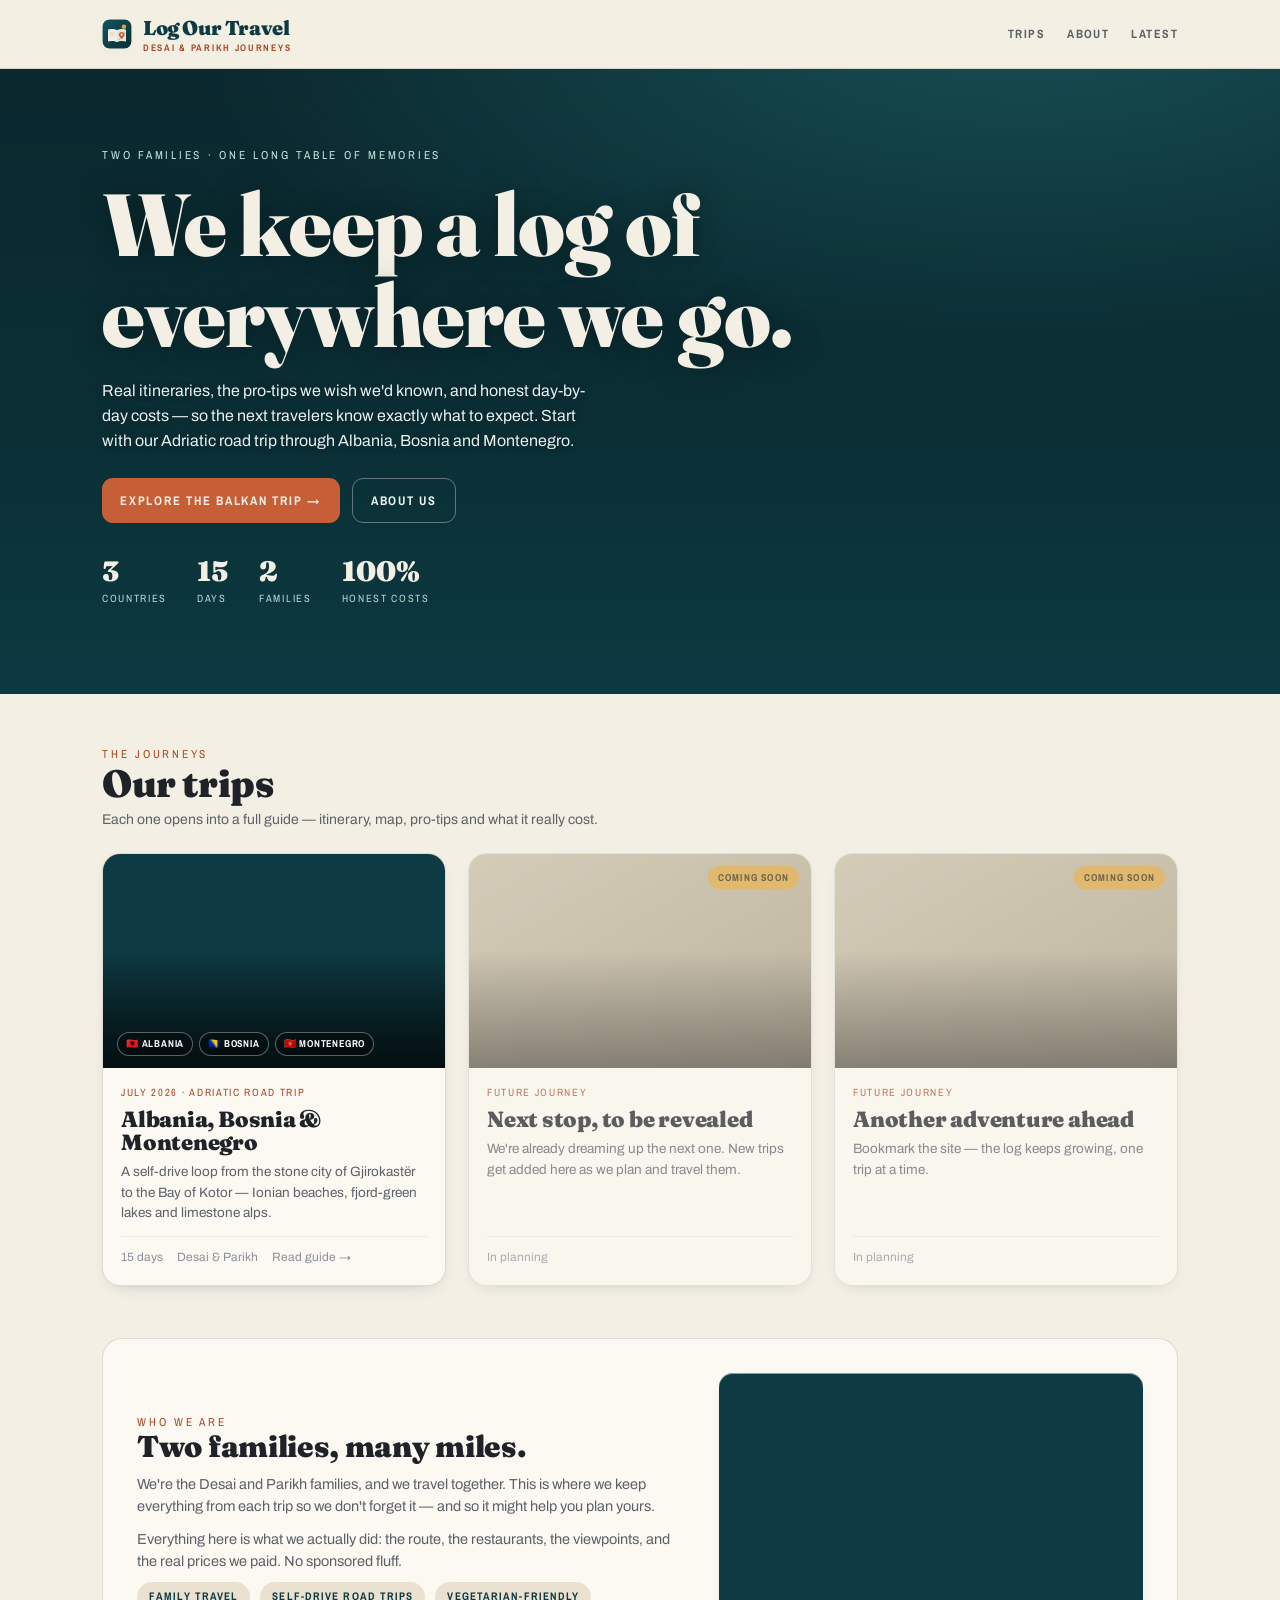
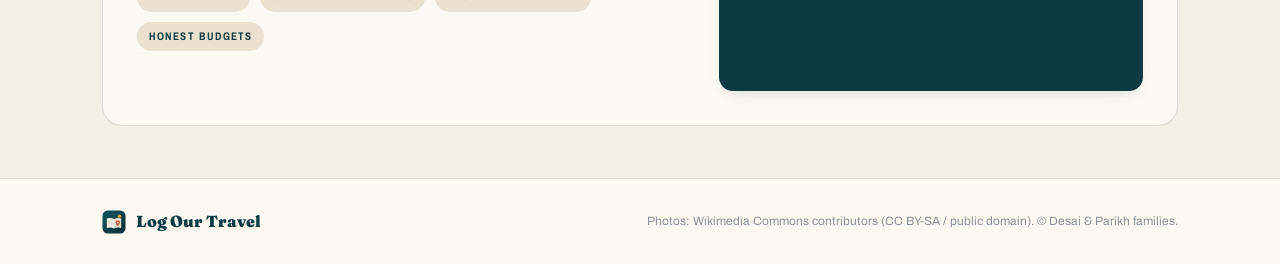
<file: index.html>
<!DOCTYPE html>
<html lang="en">
<head>
<meta charset="utf-8">
<meta name="viewport" content="width=device-width, initial-scale=1, viewport-fit=cover">
<meta name="theme-color" content="#0e3b43">
<title>Log Our Travel — the Desai &amp; Parikh family journeys</title>
<meta name="description" content="A growing repository of the Desai and Parikh families' road trips — real itineraries, honest costs, and one-tap directions to every stop.">
<link rel="preconnect" href="https://fonts.googleapis.com">
<link rel="preconnect" href="https://fonts.gstatic.com" crossorigin>
<link href="https://fonts.googleapis.com/css2?family=Fraunces:opsz,wght@9..144,400;9..144,600;9..144,900&family=Archivo:wght@400;500;600;700&family=Archivo+Narrow:wght@600;700&display=swap" rel="stylesheet">
<link rel="icon" type="image/svg+xml" href="logo.svg">
<link rel="stylesheet" href="site.css">
</head>
<body>

<header class="brandbar">
  <div class="in">
    <a class="brand" href="index.html">
      <img class="mark" src="logo.svg" alt="Log Our Travel logo" width="30" height="30">
      <span>Log Our Travel<small>Desai &amp; Parikh journeys</small></span>
    </a>
    <nav class="navlinks">
      <a href="#trips">Trips</a>
      <a href="#about">About</a>
      <a href="trip-balkans-2026.html">Latest</a>
    </nav>
  </div>
</header>

<section class="hero-home">
  <div class="bg" id="heroBg"></div>
  <div class="veil"></div>
  <div class="in">
    <div class="eyebrow">Two families · One long table of memories</div>
    <h1>We keep a log of everywhere we go.</h1>
    <p>Real itineraries, the pro-tips we wish we'd known, and honest day-by-day costs — so the next travelers know exactly what to expect. Start with our Adriatic road trip through Albania, Bosnia and Montenegro.</p>
    <div class="cta-row">
      <a class="btn terra" href="trip-balkans-2026.html">Explore the Balkan trip →</a>
      <a class="btn ghost" href="#about" style="color:#eaf3f0;border-color:rgba(255,255,255,.35)">About us</a>
    </div>
    <div class="stats">
      <div><b>3</b><span>Countries</span></div>
      <div><b>15</b><span>Days</span></div>
      <div><b>2</b><span>Families</span></div>
      <div><b>100%</b><span>Honest costs</span></div>
    </div>
  </div>
</section>

<main class="wrap">
  <div class="section-head" id="trips">
    <div>
      <div class="eyebrow">The journeys</div>
      <h2>Our trips</h2>
      <p>Each one opens into a full guide — itinerary, map, pro-tips and what it really cost.</p>
    </div>
  </div>

  <div class="trip-grid" id="tripGrid">
    <!-- Live trip -->
    <a class="trip-card" href="trip-balkans-2026.html">
      <div class="ph" id="card-balkans">
        <div class="flags">
          <span class="flag">🇦🇱 Albania</span>
          <span class="flag">🇧🇦 Bosnia</span>
          <span class="flag">🇲🇪 Montenegro</span>
        </div>
      </div>
      <div class="body">
        <div class="kick">July 2026 · Adriatic road trip</div>
        <h3>Albania, Bosnia &amp; Montenegro</h3>
        <div class="desc">A self-drive loop from the stone city of Gjirokastër to the Bay of Kotor — Ionian beaches, fjord-green lakes and limestone alps.</div>
        <div class="meta"><span>15 days</span><span>Desai &amp; Parikh</span><span>Read guide →</span></div>
      </div>
    </a>

    <!-- Placeholder future trips -->
    <div class="trip-card soon">
      <div class="ph"><span class="badge-soon">Coming soon</span></div>
      <div class="body">
        <div class="kick">Future journey</div>
        <h3>Next stop, to be revealed</h3>
        <div class="desc">We're already dreaming up the next one. New trips get added here as we plan and travel them.</div>
        <div class="meta"><span>In planning</span></div>
      </div>
    </div>

    <div class="trip-card soon">
      <div class="ph"><span class="badge-soon">Coming soon</span></div>
      <div class="body">
        <div class="kick">Future journey</div>
        <h3>Another adventure ahead</h3>
        <div class="desc">Bookmark the site — the log keeps growing, one trip at a time.</div>
        <div class="meta"><span>In planning</span></div>
      </div>
    </div>
  </div>

  <section class="about-band" id="about">
    <div>
      <div class="eyebrow">Who we are</div>
      <h2>Two families, many miles.</h2>
      <p>We're the Desai and Parikh families, and we travel together. This is where we keep everything from each trip so we don't forget it — and so it might help you plan yours.</p>
      <p>Everything here is what we actually did: the route, the restaurants, the viewpoints, and the real prices we paid. No sponsored fluff.</p>
      <div class="who">
        <span class="chip">Family travel</span>
        <span class="chip">Self-drive road trips</span>
        <span class="chip">Vegetarian-friendly</span>
        <span class="chip">Honest budgets</span>
      </div>
    </div>
    <div class="art" id="aboutArt"></div>
  </section>
</main>

<footer class="sitefoot">
  <div class="in">
    <div class="b"><img class="mark" src="logo.svg" alt="" width="24" height="24"> Log Our Travel</div>
    <small>Photos: Wikimedia Commons contributors (CC BY-SA / public domain). © Desai &amp; Parikh families.</small>
  </div>
</footer>

<script>
// Landing images (Wikimedia Special:FilePath).
function commons(file,w){return "https://commons.wikimedia.org/wiki/Special:FilePath/"+encodeURIComponent(file)+(w?("?width="+w):"");}
(function(){
  const hero=commons("Kotor, Montenegro (Panorama).jpg",1600);
  const im=new Image(); im.onload=()=>{document.getElementById("heroBg").style.backgroundImage=`url('${hero}')`;}; im.src=hero;
  const card=commons("Gjirokastra 145.jpg",800);
  document.getElementById("card-balkans").style.backgroundImage=`linear-gradient(180deg,transparent 45%,rgba(0,0,0,.5)),url('${card}')`;
  document.getElementById("card-balkans").style.backgroundSize="cover";
  document.getElementById("card-balkans").style.backgroundPosition="center";
  const art=commons("Our Lady of the Rocks, Perast, Montenegro.jpg",900);
  document.getElementById("aboutArt").style.backgroundImage=`url('${art}')`;
})();
</script>
</body>
</html>
</file>
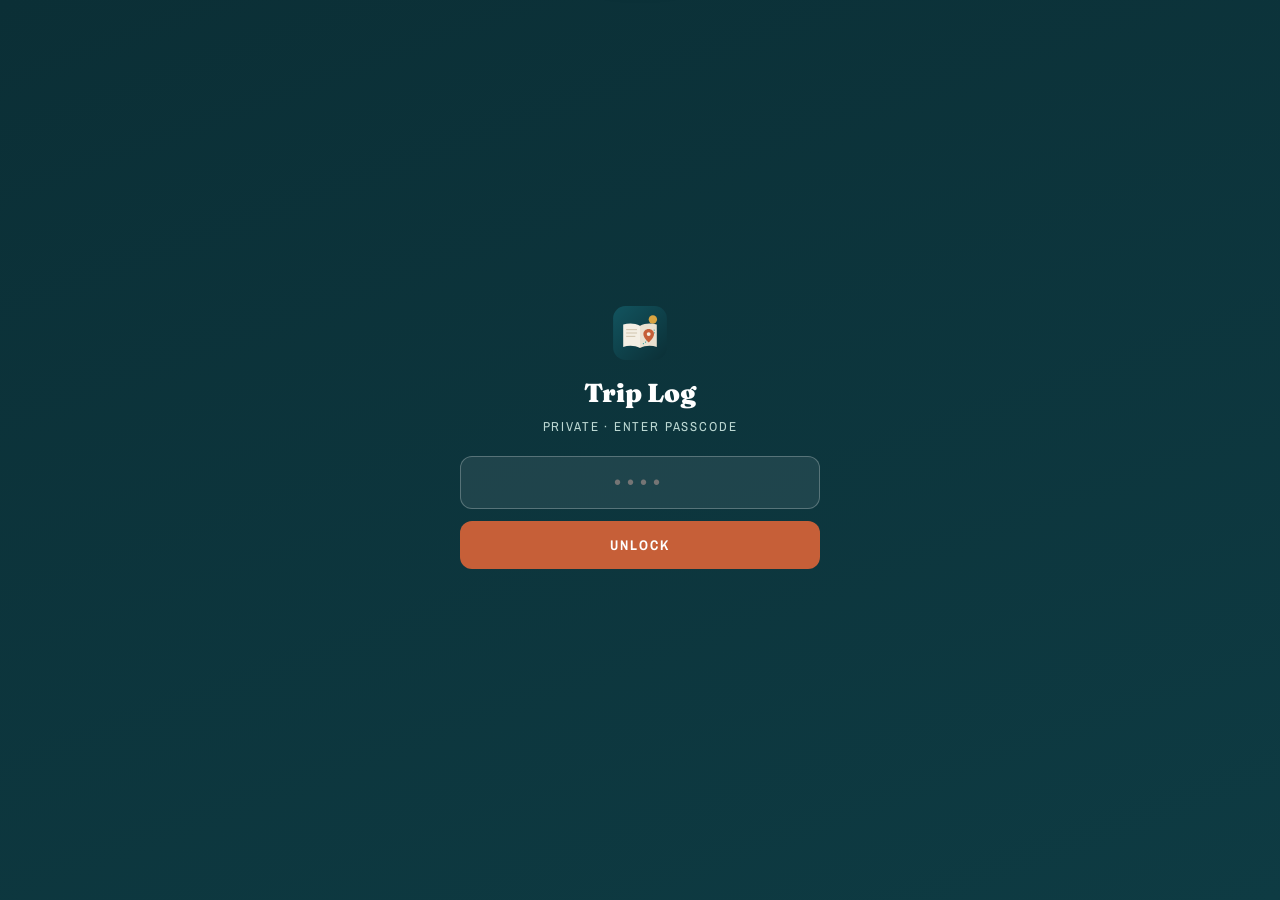
<file: log.html>
<!DOCTYPE html>
<html lang="en">
<head>
<meta charset="utf-8">
<meta name="viewport" content="width=device-width, initial-scale=1, viewport-fit=cover">
<meta name="theme-color" content="#0e3b43">
<meta name="robots" content="noindex, nofollow">
<title>Log · Private</title>
<link rel="icon" type="image/svg+xml" href="logo.svg">
<link rel="preconnect" href="https://fonts.googleapis.com">
<link rel="preconnect" href="https://fonts.gstatic.com" crossorigin>
<link href="https://fonts.googleapis.com/css2?family=Fraunces:opsz,wght@9..144,600;9..144,900&family=Archivo:wght@400;500;600;700&family=Archivo+Narrow:wght@600;700&display=swap" rel="stylesheet">
<style>
:root{
  --ivory:#f4efe4;--paper:#fbf9f2;--ink:#1f2329;--muted:#5c6169;--faint:#8a909a;
  --teal:#0e3b43;--teal-2:#12545f;--sea:#2f9e9e;--terra:#c65f38;--terra-d:#a84c2a;--gold:#d9a441;
  --line:rgba(31,35,41,.14);--good:#3a7d5d;
}
*{box-sizing:border-box;-webkit-tap-highlight-color:transparent}
html,body{margin:0}
body{background:var(--ivory);color:var(--ink);font-family:"Archivo",system-ui,sans-serif;line-height:1.4;padding-bottom:120px}
.wrap{max-width:520px;margin:0 auto;padding:0 16px}
h1{font-family:"Fraunces",serif;font-weight:900}

/* gate */
#gate{position:fixed;inset:0;z-index:100;background:linear-gradient(160deg,#0b2f36,#0e3b43);display:flex;align-items:center;justify-content:center;padding:24px}
#gate .box{width:100%;max-width:360px;text-align:center;color:#eaf3f0}
#gate img{width:56px;height:56px;margin:0 auto 14px;display:block}
#gate h1{color:#fff;font-size:26px;margin:0 0 6px}
#gate p{color:#bcd8d3;font-size:13px;margin:0 0 20px;font-family:"Archivo Narrow";text-transform:uppercase;letter-spacing:.14em}
#gate input{width:100%;font-size:20px;text-align:center;letter-spacing:.3em;padding:14px;border-radius:12px;border:1px solid rgba(255,255,255,.25);background:rgba(255,255,255,.08);color:#fff;margin-bottom:12px}
#gate input:focus{outline:2px solid var(--gold)}
#gate button{width:100%;font-family:"Archivo Narrow";font-weight:700;text-transform:uppercase;letter-spacing:.14em;font-size:14px;padding:15px;border-radius:12px;border:0;background:var(--terra);color:#fff;cursor:pointer}
#gate .err{color:#ffb4a2;font-size:13px;height:18px;margin-top:8px}

/* header */
.top{background:linear-gradient(160deg,#0e3b43,#12545f);color:#fff;padding:16px 16px 18px;position:sticky;top:0;z-index:20}
.top .in{max-width:520px;margin:0 auto}
.top .row{display:flex;align-items:center;justify-content:space-between;gap:10px}
.top .brand{display:flex;align-items:center;gap:9px;font-family:"Fraunces";font-weight:900;font-size:17px}
.top .brand img{width:26px;height:26px}
.who{display:flex;gap:6px}
.who button{font-family:"Archivo Narrow";font-weight:700;text-transform:uppercase;letter-spacing:.08em;font-size:11px;padding:6px 12px;border-radius:99px;border:1px solid rgba(255,255,255,.3);background:transparent;color:#cfe8e4;cursor:pointer}
.who button.on{background:#fff;color:var(--teal);border-color:#fff}
.loc{margin-top:12px;display:flex;align-items:center;gap:10px;background:rgba(255,255,255,.1);border-radius:12px;padding:10px 12px}
.loc .day{font-family:"Fraunces";font-weight:900;font-size:20px;line-height:1}
.loc .place{flex:1;min-width:0}
.loc .place .p1{font-weight:600;font-size:15px;overflow:hidden;text-overflow:ellipsis;white-space:nowrap}
.loc .place .p2{font-size:11px;color:#bcd8d3;font-family:"Archivo Narrow";text-transform:uppercase;letter-spacing:.1em}
.loc select{background:rgba(255,255,255,.12);color:#fff;border:1px solid rgba(255,255,255,.25);border-radius:8px;padding:8px;font-size:13px;max-width:150px}
.loc select option{color:#000}

/* section labels */
.lbl{font-family:"Archivo Narrow";text-transform:uppercase;letter-spacing:.14em;font-size:11px;color:var(--muted);margin:20px 2px 8px}

/* category grid */
.grid{display:grid;grid-template-columns:repeat(3,1fr);gap:8px}
.cat{border:1px solid var(--line);background:var(--paper);border-radius:14px;padding:14px 6px;text-align:center;cursor:pointer;transition:.1s;display:flex;flex-direction:column;align-items:center;gap:5px}
.cat .e{font-size:24px;line-height:1}
.cat .t{font-size:12px;font-weight:600;color:var(--ink)}
.cat.on{background:var(--teal);border-color:var(--teal)}
.cat.on .t{color:#fff}
.more-cats{display:none;margin-top:8px}
.more-cats.open{display:grid;grid-template-columns:repeat(3,1fr);gap:8px}
.morebtn{width:100%;margin-top:8px;font-family:"Archivo Narrow";font-weight:700;text-transform:uppercase;letter-spacing:.1em;font-size:12px;padding:11px;border-radius:12px;border:1px dashed var(--line);background:transparent;color:var(--muted);cursor:pointer}

/* amount */
.amt-row{display:flex;gap:8px;align-items:stretch;margin-top:6px}
.amt-field{flex:1;display:flex;align-items:center;background:var(--paper);border:1px solid var(--line);border-radius:14px;padding:0 14px}
.amt-field .cur{font-family:"Fraunces";font-weight:900;font-size:22px;color:var(--terra-d);margin-right:8px}
.amt-field input{flex:1;border:0;background:transparent;font-family:"Fraunces";font-weight:900;font-size:30px;padding:14px 0;width:100%;color:var(--ink)}
.amt-field input:focus{outline:none}
.cur-toggle{display:flex;flex-direction:column;gap:4px}
.cur-toggle button{font-family:"Archivo Narrow";font-weight:700;font-size:11px;padding:0 12px;border-radius:9px;border:1px solid var(--line);background:var(--paper);color:var(--muted);cursor:pointer;flex:1}
.cur-toggle button.on{background:var(--gold);color:#3a2c07;border-color:var(--gold)}

/* converted preview under the amount */
.conv{min-height:17px;margin:7px 2px 0;font-size:12.5px;color:var(--muted)}
.conv b{color:var(--teal);font-family:"Fraunces";font-weight:900;font-size:14px}

/* split box */
.split-box{background:var(--paper);border:1px solid var(--line);border-radius:14px;padding:12px 13px;margin-top:6px}
.split-top{display:flex;align-items:center;justify-content:space-between;gap:10px}
.sw{display:flex;align-items:center;gap:9px;cursor:pointer}
.sw input{position:absolute;opacity:0;width:0;height:0}
.sw .track{width:42px;height:25px;border-radius:99px;background:#cfd4da;position:relative;transition:.15s;flex:0 0 auto}
.sw .knob{position:absolute;top:3px;left:3px;width:19px;height:19px;border-radius:50%;background:#fff;transition:.15s;box-shadow:0 1px 3px rgba(0,0,0,.3)}
.sw input:checked + .track{background:var(--good)}
.sw input:checked + .track .knob{left:20px}
.swlab{font-size:13.5px;font-weight:600}
.resetpct{font-family:"Archivo Narrow";font-weight:700;text-transform:uppercase;letter-spacing:.08em;font-size:10.5px;padding:6px 10px;border-radius:99px;border:1px solid var(--line);background:#fff;color:var(--muted);cursor:pointer}
.heads{display:flex;align-items:center;gap:10px;margin-top:11px}
.heads.off{opacity:.4;pointer-events:none}
.hd{flex:1;min-width:0}
.hn{font-family:"Archivo Narrow";text-transform:uppercase;letter-spacing:.1em;font-size:10px;color:var(--muted);margin-bottom:4px}
.stepper{display:flex;align-items:center;gap:0;border:1px solid var(--line);border-radius:10px;overflow:hidden;background:#fff}
.stepper button{width:34px;height:34px;border:0;background:transparent;font-size:18px;color:var(--teal);cursor:pointer}
.stepper span{flex:1;text-align:center;font-family:"Fraunces";font-weight:900;font-size:16px}
.pctout{flex:0 0 auto;text-align:right}
.pv{font-family:"Fraunces";font-weight:900;font-size:15px;color:var(--terra-d);white-space:nowrap}
.pl{font-family:"Archivo Narrow";text-transform:uppercase;letter-spacing:.08em;font-size:9.5px;color:var(--faint)}

/* desc */
#desc{width:100%;border:1px solid var(--line);background:var(--paper);border-radius:12px;padding:12px 14px;font-size:15px;margin-top:6px}
#desc:focus{outline:2px solid var(--sea)}

/* edit sheet */
#editWrap{position:fixed;inset:0;z-index:90;background:rgba(15,25,28,.55);display:none;align-items:flex-end;justify-content:center}
#editWrap.open{display:flex}
.sheet{width:100%;max-width:520px;max-height:92vh;overflow:auto;background:var(--ivory);border-radius:18px 18px 0 0;padding-bottom:calc(16px + env(safe-area-inset-bottom))}
.sh-head{position:sticky;top:0;background:var(--ivory);display:flex;align-items:center;justify-content:space-between;padding:14px 16px 8px;border-bottom:1px solid var(--line)}
.sh-title{font-family:"Fraunces";font-weight:900;font-size:19px}
.sh-x{border:0;background:transparent;font-size:19px;color:var(--muted);cursor:pointer;padding:4px 8px}
.sh-body{padding:2px 16px 6px}
.sh-body select{width:100%;border:1px solid var(--line);background:var(--paper);border-radius:12px;padding:12px 14px;font-size:15px;margin-top:6px;color:var(--ink)}
#eDesc{width:100%;border:1px solid var(--line);background:var(--paper);border-radius:12px;padding:12px 14px;font-size:15px;margin-top:6px}
.who.dark{display:flex;gap:6px;margin-top:6px}
.who.dark button{flex:1;font-family:"Archivo Narrow";font-weight:700;text-transform:uppercase;letter-spacing:.08em;font-size:11.5px;padding:11px 8px;border-radius:11px;border:1px solid var(--line);background:#fff;color:var(--muted);cursor:pointer}
.who.dark button.on{background:var(--teal);color:#fff;border-color:var(--teal)}
.sh-actions{display:flex;gap:10px;margin-top:18px}
.sh-actions .save{flex:1;font-family:"Archivo Narrow";font-weight:700;text-transform:uppercase;letter-spacing:.14em;font-size:14px;padding:15px;border-radius:13px;border:0;background:var(--terra);color:#fff;cursor:pointer}
.sh-actions .del{font-family:"Archivo Narrow";font-weight:700;text-transform:uppercase;letter-spacing:.1em;font-size:12px;padding:15px 16px;border-radius:13px;border:1px solid #d8b4b4;background:#fff;color:#a33;cursor:pointer}
.sh-msg{min-height:18px;font-size:12.5px;color:var(--muted);text-align:center;margin-top:9px}
.refresh{float:right;font-family:"Archivo Narrow";font-weight:700;text-transform:uppercase;letter-spacing:.08em;font-size:10px;padding:4px 9px;border-radius:99px;border:1px solid var(--line);background:#fff;color:var(--muted);cursor:pointer}
.ritem{cursor:pointer}
.ritem .rconv{font-size:11px;color:var(--faint)}
.ritem .rsplit{font-size:10.5px;color:var(--terra-d);font-family:"Archivo Narrow";text-transform:uppercase;letter-spacing:.06em}

/* save bar */
.savebar{position:fixed;left:0;right:0;bottom:0;z-index:30;background:rgba(244,239,228,.96);backdrop-filter:blur(10px);border-top:1px solid var(--line);padding:12px 16px calc(12px + env(safe-area-inset-bottom))}
.savebar .in{max-width:520px;margin:0 auto;display:flex;gap:10px;align-items:center}
.savebar .sum{flex:1;font-size:13px;color:var(--muted)}
.savebar .sum b{color:var(--teal);font-family:"Fraunces";font-size:16px}
.savebtn{font-family:"Archivo Narrow";font-weight:700;text-transform:uppercase;letter-spacing:.14em;font-size:15px;padding:16px 28px;border-radius:14px;border:0;background:var(--terra);color:#fff;cursor:pointer;transition:.15s}
.savebtn:disabled{opacity:.4}
.savebtn.saved{background:var(--good)}

/* toast + recent */
#toast{position:fixed;top:14px;left:50%;transform:translateX(-50%) translateY(-80px);z-index:120;background:var(--good);color:#fff;padding:11px 20px;border-radius:99px;font-weight:600;font-size:14px;box-shadow:0 8px 24px -8px rgba(0,0,0,.4);transition:transform .28s;display:flex;align-items:center;gap:8px}
#toast.show{transform:translateX(-50%) translateY(0)}
.recent{margin-top:22px}
.recent h2{font-family:"Archivo Narrow";text-transform:uppercase;letter-spacing:.14em;font-size:11px;color:var(--muted);font-weight:700;margin:0 0 8px 2px}
.ritem{display:flex;align-items:center;gap:10px;background:var(--paper);border:1px solid var(--line);border-radius:11px;padding:9px 12px;margin-bottom:7px;font-size:13.5px}
.ritem .re{font-size:17px}.ritem .rm{flex:1;min-width:0}.ritem .rt{font-weight:600}.ritem .rs{font-size:11px;color:var(--faint)}
.ritem .ra{font-family:"Fraunces";font-weight:900;color:var(--teal)}
.ritem.pending .ra{color:var(--faint)}
.hint{font-size:11.5px;color:var(--faint);text-align:center;margin-top:16px;padding:0 20px}
</style>
</head>
<body>

<!-- PASSCODE GATE -->
<div id="gate">
  <div class="box">
    <img src="logo.svg" alt="">
    <h1>Trip Log</h1>
    <p>Private · enter passcode</p>
    <input id="gateInput" type="password" inputmode="numeric" placeholder="••••" autocomplete="off">
    <button id="gateBtn">Unlock</button>
    <div class="err" id="gateErr"></div>
  </div>
</div>

<!-- HEADER -->
<header class="top">
  <div class="in">
    <div class="row">
      <div class="brand"><img src="logo.svg" alt="">Trip Log</div>
      <div class="who" id="whoToggle">
        <button data-who="Parikh">Parikh</button>
        <button data-who="Desai">Desai</button>
        <button data-who="Split">Split</button>
      </div>
    </div>
    <div class="loc">
      <div class="day" id="locDay">—</div>
      <div class="place">
        <div class="p1" id="locPlace">Loading…</div>
        <div class="p2">Today · tap to change</div>
      </div>
      <select id="dayPick"></select>
    </div>
  </div>
</header>

<main class="wrap">
  <div class="lbl">What was it?</div>
  <div class="grid" id="cats"></div>
  <div class="more-cats" id="moreCats"></div>
  <button class="morebtn" id="moreBtn">More categories ▾</button>

  <div class="lbl">How much?</div>
  <div class="amt-row">
    <div class="amt-field"><span class="cur" id="curSym">€</span><input id="amount" type="number" inputmode="decimal" placeholder="0" step="0.01" min="0"></div>
    <div class="cur-toggle" id="curToggle">
      <button data-cur="EUR" class="on">EUR</button>
      <button data-cur="USD">USD</button>
      <button data-cur="ALL">lek</button>
      <button data-cur="BAM">KM</button>
    </div>
  </div>
  <div class="conv" id="convLine"></div>

  <div class="lbl">Split</div>
  <div class="split-box">
    <div class="split-top">
      <label class="sw">
        <input type="checkbox" id="sharedChk" checked>
        <span class="track"><span class="knob"></span></span>
        <span class="swlab">Shared with both families</span>
      </label>
      <button class="resetpct" id="resetPct" type="button">Reset 3/5</button>
    </div>
    <div class="heads" id="headsRow">
      <div class="hd">
        <div class="hn">Parikh</div>
        <div class="stepper"><button data-fam="p" data-d="-1">−</button><span id="pCount">3</span><button data-fam="p" data-d="1">+</button></div>
      </div>
      <div class="hd">
        <div class="hn">Desai</div>
        <div class="stepper"><button data-fam="d" data-d="-1">−</button><span id="dCount">5</span><button data-fam="d" data-d="1">+</button></div>
      </div>
      <div class="pctout"><div class="pv" id="pctOut">37.5 / 62.5</div><div class="pl">Parikh / Desai</div></div>
    </div>
  </div>

  <div class="lbl">Note (optional)</div>
  <input id="desc" type="text" placeholder="e.g. dinner at Vojsava" autocomplete="off">

  <div class="recent" id="recentWrap" style="display:none">
    <h2>Recent entries <button class="refresh" id="refreshBtn" type="button">refresh</button></h2>
    <div id="recent"></div>
  </div>

  <div class="hint">Location auto-set from today's date. Meal auto-picked by time of day. Tap Save — that's it. Tap any recent entry to edit it.</div>
</main>

<!-- EDIT SHEET -->
<div id="editWrap">
  <div class="sheet" id="editSheet">
    <div class="sh-head">
      <div class="sh-title">Edit entry</div>
      <button class="sh-x" id="editClose" type="button">✕</button>
    </div>
    <div class="sh-body">
      <div class="lbl">Amount</div>
      <div class="amt-row">
        <div class="amt-field"><span class="cur" id="eCurSym">€</span><input id="eAmount" type="number" inputmode="decimal" step="0.01" min="0"></div>
        <div class="cur-toggle" id="eCurToggle">
          <button data-cur="EUR">EUR</button>
          <button data-cur="USD">USD</button>
          <button data-cur="ALL">lek</button>
          <button data-cur="BAM">KM</button>
        </div>
      </div>
      <div class="conv" id="eConvLine"></div>

      <div class="lbl">Category</div>
      <select id="eCat"></select>

      <div class="lbl">Day</div>
      <select id="eDay"></select>

      <div class="lbl">Paid by</div>
      <div class="who dark" id="eWho">
        <button data-who="Parikh">Parikh</button>
        <button data-who="Desai">Desai</button>
        <button data-who="Split">Split</button>
      </div>

      <div class="lbl">Split</div>
      <div class="split-box">
        <div class="split-top">
          <label class="sw">
            <input type="checkbox" id="eShared">
            <span class="track"><span class="knob"></span></span>
            <span class="swlab">Shared with both families</span>
          </label>
          <button class="resetpct" id="eResetPct" type="button">Reset 3/5</button>
        </div>
        <div class="heads">
          <div class="hd">
            <div class="hn">Parikh</div>
            <div class="stepper"><button data-efam="p" data-d="-1">−</button><span id="epCount">3</span><button data-efam="p" data-d="1">+</button></div>
          </div>
          <div class="hd">
            <div class="hn">Desai</div>
            <div class="stepper"><button data-efam="d" data-d="-1">−</button><span id="edCount">5</span><button data-efam="d" data-d="1">+</button></div>
          </div>
          <div class="pctout"><div class="pv" id="ePctOut">37.5 / 62.5</div><div class="pl">Parikh / Desai</div></div>
        </div>
      </div>

      <div class="lbl">Note</div>
      <input id="eDesc" type="text" autocomplete="off">

      <div class="sh-actions">
        <button class="del" id="eDelete" type="button">Delete</button>
        <button class="save" id="eSave" type="button">Save changes</button>
      </div>
      <div class="sh-msg" id="eMsg"></div>
    </div>
  </div>
</div>

<!-- SAVE BAR -->
<div class="savebar">
  <div class="in">
    <div class="sum" id="sumLine">Pick a category &amp; amount</div>
    <button class="savebtn" id="saveBtn" disabled>Save</button>
  </div>
</div>

<div id="toast">✓ Saved</div>

<script>
/* ===========================================================================
   CONFIG — set these two, then upload. They must match the Apps Script.
   =========================================================================== */
var PASSCODE   = "6035";                 // <-- same as SHARED_SECRET in the receiver script
var WEBAPP_URL = "https://script.google.com/macros/s/AKfycby1zsTG6HcS8r_A1T4uAe_nn2f56nOA0C5TH1FvZjLI25Z6n44FnZKmVHekiowBg28E1w/exec";                       // <-- paste the Apps Script Web App /exec URL here
/* =========================================================================== */

// Itinerary: date (2026) -> [day number, location label]
var ITIN = {
  "2026-07-21":[2,"Podgorica / Tirana"],
  "2026-07-22":[3,"Gjirokastër"],
  "2026-07-23":[4,"Gjirokastër"],
  "2026-07-24":[5,"Sarandë"],
  "2026-07-25":[6,"Sarandë / Ksamil"],
  "2026-07-26":[7,"Dhërmi"],
  "2026-07-27":[8,"Berat → Shkodër"],
  "2026-07-28":[9,"Shkodër"],
  "2026-07-29":[10,"Theth"],
  "2026-07-30":[11,"Mostar"],
  "2026-07-31":[12,"Budva → Kotor"],
  "2026-08-01":[13,"Lovćen"],
  "2026-08-02":[14,"Bay of Kotor"],
  "2026-08-03":[15,"Podgorica (departure)"]
};

var PRIMARY = [
  ["Breakfast","🍳"],["Lunch","🥗"],["Dinner","🍽️"],
  ["Snack / Coffee","☕"],["Entry fee","🎟️"],["Fuel","⛽"]
];
var MORE = [
  ["Hotel","🏨"],["Rental car","🚗"],["Parking / Tolls","🅿️"],
  ["Groceries","🛒"],["Boat / Ferry","⛵"],["Taxi / Transit","🚕"],
  ["Excursion / Tour","🧭"],["Shopping","🛍️"],["Tips","💶"],
  ["SIM / Data","📶"],["Other","✨"]
];
var CUR_SYM = {EUR:"€",ALL:"L",BAM:"KM",USD:"$"};

// Fallback exchange rates (EUR per 1 unit). Overwritten by the Rates tab
// in your sheet as soon as the receiver answers, so editing them there is
// enough — no need to change this file.
var RATES = {EUR:1, ALL:0.0101, BAM:0.5113, USD:0.92};

// Group makeup. Defaults to 3 Parikh / 5 Desai = 37.5% / 62.5%.
var FULL_P = 3, FULL_D = 5;

var state = { cat:null, cur:"EUR", who:"Parikh", day:"", location:"",
              shared:true, p:FULL_P, d:FULL_D };
var session = [];
var serverEntries = [];
var editing = null;   // the entry currently open in the edit sheet

function toEur(amt, cur){
  var r = RATES[(cur||"EUR").toUpperCase()];
  return (typeof r === "number" && r > 0) ? amt * r : amt;
}
function fmtEur(n){ return "€" + (Math.round(n*100)/100).toFixed(2); }
function pctFromHeads(p, d){
  var t = p + d;
  if(t <= 0) return 50;
  return Math.round((p / t) * 1000) / 10;   // one decimal
}

function $(id){return document.getElementById(id);}

/* ---- gate ---- */
function unlock(){
  var v=$("gateInput").value.trim();
  if(v===PASSCODE){
    try{ localStorage.setItem("lot_unlocked","1"); }catch(e){}
    $("gate").style.display="none";
    boot();
  } else {
    $("gateErr").textContent="Wrong passcode";
    $("gateInput").value="";
  }
}
$("gateBtn").addEventListener("click",unlock);
$("gateInput").addEventListener("keydown",function(e){if(e.key==="Enter")unlock();});
try{ if(localStorage.getItem("lot_unlocked")==="1"){ $("gate").style.display="none"; setTimeout(boot,0);} }catch(e){}

/* ---- location from date ---- */
function todayKey(){
  var d=new Date(), m=String(d.getMonth()+1).padStart(2,"0"), day=String(d.getDate()).padStart(2,"0");
  return d.getFullYear()+"-"+m+"-"+day;
}
function nearestItin(){
  var k=todayKey();
  if(ITIN[k]) return [k,ITIN[k]];
  // if today isn't a trip day, default to the first day
  var keys=Object.keys(ITIN).sort();
  for(var i=0;i<keys.length;i++){ if(keys[i]>=k) return [keys[i],ITIN[keys[i]]]; }
  return [keys[keys.length-1],ITIN[keys[keys.length-1]]];
}
function applyDay(key){
  var v=ITIN[key]; if(!v) return;
  state.day="Day "+v[0]; state.location=v[1];
  $("locDay").textContent=v[0];
  $("locPlace").textContent=v[1];
  $("dayPick").value=key;
}

/* ---- meal by time ---- */
function mealByTime(){
  var h=new Date().getHours();
  if(h<11) return "Breakfast";
  if(h<16) return "Lunch";
  if(h<22) return "Dinner";
  return "Snack / Coffee";
}

/* ---- render categories ---- */
function catEl(name,emoji){
  var d=document.createElement("div");
  d.className="cat"; d.dataset.cat=name;
  d.innerHTML='<span class="e">'+emoji+'</span><span class="t">'+name+'</span>';
  d.addEventListener("click",function(){ selectCat(name); });
  return d;
}
function renderCats(){
  var g=$("cats"); PRIMARY.forEach(function(c){ g.appendChild(catEl(c[0],c[1])); });
  var m=$("moreCats"); MORE.forEach(function(c){ m.appendChild(catEl(c[0],c[1])); });
}
function selectCat(name){
  state.cat=name;
  document.querySelectorAll(".cat").forEach(function(el){ el.classList.toggle("on",el.dataset.cat===name); });
  updateSum();
}

/* ---- currency ---- */
$("curToggle").addEventListener("click",function(e){
  var b=e.target.closest("button"); if(!b)return;
  state.cur=b.dataset.cur;
  $("curToggle").querySelectorAll("button").forEach(function(x){x.classList.toggle("on",x===b);});
  $("curSym").textContent=CUR_SYM[state.cur]||"€";
  updateSum();
});

/* ---- split controls ---- */
function renderSplit(){
  $("pCount").textContent=state.p;
  $("dCount").textContent=state.d;
  var p=pctFromHeads(state.p,state.d);
  $("pctOut").textContent = state.shared ? (p+" / "+(Math.round((100-p)*10)/10)) : "not shared";
  $("headsRow").classList.toggle("off", !state.shared);
}
$("sharedChk").addEventListener("change",function(){
  state.shared=$("sharedChk").checked; renderSplit(); updateSum();
});
$("headsRow").addEventListener("click",function(e){
  var b=e.target.closest("button[data-fam]"); if(!b)return;
  var d=parseInt(b.dataset.d,10);
  if(b.dataset.fam==="p") state.p=Math.max(0,Math.min(9,state.p+d));
  else                    state.d=Math.max(0,Math.min(9,state.d+d));
  if(state.p===0 && state.d===0) state.p=1;   // never both zero
  renderSplit(); updateSum();
});
$("resetPct").addEventListener("click",function(){
  state.p=FULL_P; state.d=FULL_D; renderSplit(); updateSum();
});

/* ---- live converted preview ---- */
function renderConv(){
  var amt=parseFloat($("amount").value);
  var el=$("convLine");
  if(!(amt>0) || state.cur==="EUR"){ el.innerHTML=""; return; }
  el.innerHTML = "≈ <b>"+fmtEur(toEur(amt,state.cur))+"</b> at "+
                 (RATES[state.cur]||1)+" EUR per "+state.cur;
}

/* ---- fetch live rates from the sheet ---- */
function loadRates(){
  if(!WEBAPP_URL) return;
  fetch(WEBAPP_URL+"?action=rates&secret="+encodeURIComponent(PASSCODE))
    .then(function(r){ return r.json(); })
    .then(function(j){
      if(j && j.ok && j.rates){
        Object.keys(j.rates).forEach(function(k){ RATES[k.toUpperCase()]=j.rates[k]; });
        renderConv(); renderRecent();
      }
    })
    .catch(function(){ /* keep fallback rates */ });
}

/* ---- who ---- */
$("whoToggle").addEventListener("click",function(e){
  var b=e.target.closest("button"); if(!b)return;
  state.who=b.dataset.who;
  $("whoToggle").querySelectorAll("button").forEach(function(x){x.classList.toggle("on",x===b);});
  try{ localStorage.setItem("lot_who",state.who); }catch(e){}
});

/* ---- amount + summary ---- */
$("amount").addEventListener("input",function(){ updateSum(); renderConv(); });
function updateSum(){
  var amt=parseFloat($("amount").value);
  var ok=state.cat && amt>0;
  $("saveBtn").disabled=!ok;
  $("sumLine").innerHTML = ok
    ? state.cat+" · <b>"+(CUR_SYM[state.cur]||"€")+(Math.round(amt*100)/100)+"</b> · "+state.who
    : "Pick a category &amp; amount";
}

/* ---- day override ---- */
function fillDayPick(){
  var sel=$("dayPick");
  sel.innerHTML=Object.keys(ITIN).sort().map(function(k){
    return '<option value="'+k+'">Day '+ITIN[k][0]+' · '+ITIN[k][1]+'</option>';
  }).join("");
  sel.addEventListener("change",function(){ applyDay(sel.value); });
}

/* ---- more toggle ---- */
$("moreBtn").addEventListener("click",function(){
  var m=$("moreCats"); var open=m.classList.toggle("open");
  $("moreBtn").textContent = open ? "Fewer categories ▴" : "More categories ▾";
});

/* ---- save ---- */
$("saveBtn").addEventListener("click",saveExpense);
function saveExpense(){
  var amt=parseFloat($("amount").value); if(!(amt>0)||!state.cat) return;
  var entry={
    rowId:"e"+Date.now().toString(36)+Math.floor(Math.random()*1e4).toString(36),
    day:state.day, location:state.location, category:state.cat,
    amount:amt, currency:state.cur, paid:state.who,
    description:$("desc").value.trim(),
    shared:state.shared, parikhPct:pctFromHeads(state.p,state.d),
    ts:Date.now(), status:"pending"
  };
  session.unshift(entry); renderRecent();
  // optimistic UI: clear immediately for the next entry
  $("amount").value=""; $("desc").value=""; renderConv();
  selectCat(mealByTime()); updateSum();
  showToast();
  sendEntry(entry);
}
function sendEntry(entry){
  if(!WEBAPP_URL){ entry.status="nourl"; renderRecent(); return; }
  var params=new URLSearchParams({
    secret:PASSCODE, rowId:entry.rowId, day:entry.day, location:entry.location,
    category:entry.category, amount:String(entry.amount), currency:entry.currency,
    paid:entry.paid, description:entry.description,
    shared:entry.shared?"TRUE":"FALSE", parikhPct:String(entry.parikhPct)
  });
  fetch(WEBAPP_URL+"?"+params.toString(),{method:"GET",mode:"no-cors"})
    .then(function(){ entry.status="ok"; renderRecent(); setTimeout(loadEntries,1200); })
    .catch(function(){ entry.status="err"; renderRecent(); });
}

/* ---- recent entries (server-backed, tap to edit) ---- */
function loadEntries(){
  if(!WEBAPP_URL) return;
  fetch(WEBAPP_URL+"?action=list&limit=25&secret="+encodeURIComponent(PASSCODE))
    .then(function(r){ return r.json(); })
    .then(function(j){
      if(j && j.ok && j.entries){
        serverEntries=j.entries;
        // drop session copies that the server now knows about
        var ids={}; serverEntries.forEach(function(e){ ids[e.rowId]=1; });
        session=session.filter(function(e){ return !ids[e.rowId]; });
        renderRecent();
      }
    })
    .catch(function(){ /* offline: session list still shows */ });
}
function emojiFor(cat){
  var f=PRIMARY.concat(MORE).find(function(c){ return c[0]===cat; });
  return f?f[1]:"✨";
}
function renderRecent(){
  var all=session.concat(serverEntries);
  if(!all.length){ $("recentWrap").style.display="none"; return; }
  $("recentWrap").style.display="block";
  $("recent").innerHTML=all.slice(0,20).map(function(e,i){
    var pending = e.status && e.status!=="ok";
    var st = !e.status ? "" :
      (e.status==="ok" ? "" : (e.status==="err"?" · ⚠ not sent":(e.status==="nourl"?" · (no link set)":" · saving…")));
    var eur = toEur(e.amount, e.currency);
    var conv = (e.currency && e.currency!=="EUR")
      ? '<div class="rconv">'+(CUR_SYM[e.currency]||"")+e.amount+" "+e.currency+" → "+fmtEur(eur)+'</div>' : "";
    var sp = (e.shared===false)
      ? '<div class="rsplit">not shared</div>'
      : '<div class="rsplit">'+(e.parikhPct===undefined?37.5:e.parikhPct)+"% / "+
        (Math.round((100-(e.parikhPct===undefined?37.5:e.parikhPct))*10)/10)+"%</div>";
    return '<div class="ritem'+(pending?" pending":"")+'" data-idx="'+i+'">'+
      '<span class="re">'+emojiFor(e.category)+'</span>'+
      '<div class="rm"><div class="rt">'+e.category+'</div>'+
      '<div class="rs">'+(e.location||"")+st+'</div>'+conv+sp+'</div>'+
      '<div class="ra">'+fmtEur(eur)+'</div></div>';
  }).join("");
}
$("recent").addEventListener("click",function(e){
  var it=e.target.closest(".ritem"); if(!it) return;
  var all=session.concat(serverEntries);
  var entry=all[parseInt(it.dataset.idx,10)];
  if(entry && entry.rowId) openEdit(entry);
});
$("refreshBtn").addEventListener("click",loadEntries);

/* ---- edit sheet ---- */
var eState={cur:"EUR",who:"Parikh",shared:true,p:FULL_P,d:FULL_D};
function openEdit(entry){
  editing=entry;
  eState.cur=entry.currency||"EUR";
  eState.who=entry.paid||"Parikh";
  eState.shared=(entry.shared!==false);
  var pct=(entry.parikhPct===undefined)?pctFromHeads(FULL_P,FULL_D):entry.parikhPct;
  // Recover a head-count that matches the stored percentage where possible.
  var found=false;
  for(var p=0;p<=9 && !found;p++){
    for(var d=0;d<=9;d++){
      if(p+d>0 && Math.abs(pctFromHeads(p,d)-pct)<0.05){ eState.p=p; eState.d=d; found=true; break; }
    }
  }
  if(!found){ eState.p=FULL_P; eState.d=FULL_D; }

  $("eAmount").value=entry.amount;
  $("eDesc").value=entry.description||"";
  $("eCat").innerHTML=PRIMARY.concat(MORE).map(function(c){
    return '<option value="'+c[0]+'"'+(c[0]===entry.category?" selected":"")+'>'+c[1]+" "+c[0]+'</option>';
  }).join("");
  $("eDay").innerHTML=Object.keys(ITIN).sort().map(function(k){
    var lbl="Day "+ITIN[k][0]+" · "+ITIN[k][1];
    var sel=(entry.day==="Day "+ITIN[k][0])?" selected":"";
    return '<option value="'+k+'"'+sel+'>'+lbl+'</option>';
  }).join("");
  $("eShared").checked=eState.shared;
  syncEditCur(); syncEditWho(); renderESplit(); renderEConv();
  $("eMsg").textContent="";
  $("editWrap").classList.add("open");
}
function closeEdit(){ $("editWrap").classList.remove("open"); editing=null; }
$("editClose").addEventListener("click",closeEdit);
$("editWrap").addEventListener("click",function(e){ if(e.target===$("editWrap")) closeEdit(); });

function syncEditCur(){
  $("eCurToggle").querySelectorAll("button").forEach(function(x){
    x.classList.toggle("on",x.dataset.cur===eState.cur);
  });
  $("eCurSym").textContent=CUR_SYM[eState.cur]||"€";
}
function syncEditWho(){
  $("eWho").querySelectorAll("button").forEach(function(x){
    x.classList.toggle("on",x.dataset.who===eState.who);
  });
}
function renderESplit(){
  $("epCount").textContent=eState.p;
  $("edCount").textContent=eState.d;
  var p=pctFromHeads(eState.p,eState.d);
  $("ePctOut").textContent = eState.shared ? (p+" / "+(Math.round((100-p)*10)/10)) : "not shared";
}
function renderEConv(){
  var amt=parseFloat($("eAmount").value); var el=$("eConvLine");
  if(!(amt>0) || eState.cur==="EUR"){ el.innerHTML=""; return; }
  el.innerHTML="≈ <b>"+fmtEur(toEur(amt,eState.cur))+"</b> at "+(RATES[eState.cur]||1)+" EUR per "+eState.cur;
}
$("eCurToggle").addEventListener("click",function(e){
  var b=e.target.closest("button"); if(!b)return;
  eState.cur=b.dataset.cur; syncEditCur(); renderEConv();
});
$("eWho").addEventListener("click",function(e){
  var b=e.target.closest("button"); if(!b)return;
  eState.who=b.dataset.who; syncEditWho();
});
$("eAmount").addEventListener("input",renderEConv);
$("eShared").addEventListener("change",function(){ eState.shared=$("eShared").checked; renderESplit(); });
$("editSheet").addEventListener("click",function(e){
  var b=e.target.closest("button[data-efam]"); if(!b)return;
  var d=parseInt(b.dataset.d,10);
  if(b.dataset.efam==="p") eState.p=Math.max(0,Math.min(9,eState.p+d));
  else                     eState.d=Math.max(0,Math.min(9,eState.d+d));
  if(eState.p===0 && eState.d===0) eState.p=1;
  renderESplit();
});
$("eResetPct").addEventListener("click",function(){
  eState.p=FULL_P; eState.d=FULL_D; renderESplit();
});
$("eSave").addEventListener("click",function(){
  if(!editing) return;
  var amt=parseFloat($("eAmount").value);
  if(!(amt>0)){ $("eMsg").textContent="Enter a valid amount."; return; }
  var dayKey=$("eDay").value;
  var params=new URLSearchParams({
    secret:PASSCODE, action:"update", rowId:editing.rowId,
    amount:String(amt), currency:eState.cur, category:$("eCat").value,
    day:"Day "+ITIN[dayKey][0], location:ITIN[dayKey][1],
    paid:eState.who, description:$("eDesc").value.trim(),
    shared:eState.shared?"TRUE":"FALSE",
    parikhPct:String(pctFromHeads(eState.p,eState.d))
  });
  $("eMsg").textContent="Saving…";
  fetch(WEBAPP_URL+"?"+params.toString(),{method:"GET",mode:"no-cors"})
    .then(function(){ $("eMsg").textContent="Saved."; setTimeout(function(){ closeEdit(); loadEntries(); },500); })
    .catch(function(){ $("eMsg").textContent="Could not save — check your connection."; });
});
$("eDelete").addEventListener("click",function(){
  if(!editing) return;
  if(!confirm("Delete this entry? This removes the row from the sheet.")) return;
  var params=new URLSearchParams({
    secret:PASSCODE, action:"update", rowId:editing.rowId, deleteRow:"1"
  });
  $("eMsg").textContent="Deleting…";
  fetch(WEBAPP_URL+"?"+params.toString(),{method:"GET",mode:"no-cors"})
    .then(function(){ setTimeout(function(){ closeEdit(); loadEntries(); },500); })
    .catch(function(){ $("eMsg").textContent="Could not delete — check your connection."; });
});

var toastT;
function showToast(){ var t=$("toast"); t.classList.add("show"); clearTimeout(toastT); toastT=setTimeout(function(){t.classList.remove("show");},1400); }

/* ---- boot ---- */
function boot(){
  renderCats(); fillDayPick();
  var ni=nearestItin(); applyDay(ni[0]);
  try{ var w=localStorage.getItem("lot_who"); if(w) state.who=w; }catch(e){}
  $("whoToggle").querySelectorAll("button").forEach(function(x){x.classList.toggle("on",x.dataset.who===state.who);});
  selectCat(mealByTime());
  renderSplit(); updateSum();
  loadRates(); loadEntries();
}
</script>
</body>
</html>
</file>
<file: site.css>
/* =========================================================================
   Log Our Travel — shared stylesheet
   Palette: limestone ivory canvas, deep Ionian teal, Ottoman terracotta, brass.
   Type: Fraunces (editorial display) + Archivo / Archivo Narrow (UI + labels).
   ========================================================================= */
:root{
  --ivory:#f4efe4; --ivory-2:#eae1d0; --paper:#fbf9f2;
  --ink:#1f2329; --muted:#5c6169; --faint:#8a909a;
  --teal:#0e3b43; --teal-2:#12545f; --sea:#2f9e9e;
  --terra:#c65f38; --terra-d:#a84c2a; --gold:#d9a441;
  --line:rgba(31,35,41,.14); --line-2:rgba(31,35,41,.08);
  --alb:#c65f38; --bos:#3a7d5d; --mon:#3d6ea5; --tra:#8a8f98;
  --shadow-sm:0 1px 0 rgba(255,255,255,.5) inset,0 6px 18px -12px rgba(14,59,67,.45);
  --shadow:0 1px 0 rgba(255,255,255,.6) inset,0 16px 40px -22px rgba(14,59,67,.5);
  --sidebar-w:264px;
}
*{box-sizing:border-box}
html{scroll-behavior:smooth}
html,body{margin:0}
body{background:var(--ivory);color:var(--ink);font-family:"Archivo",system-ui,-apple-system,sans-serif;-webkit-font-smoothing:antialiased;line-height:1.55}
a{color:inherit;text-decoration:none}
img{max-width:100%;display:block}
.wrap{max-width:1120px;margin:0 auto;padding:0 22px}
.eyebrow{font-family:"Archivo Narrow";text-transform:uppercase;letter-spacing:.24em;font-size:11.5px;color:var(--terra-d)}
h1,h2,h3{font-family:"Fraunces",Georgia,serif;font-weight:900;letter-spacing:-.01em;line-height:1.04;margin:0}

/* ---------- top brand bar ---------- */
.brandbar{position:sticky;top:0;z-index:60;background:rgba(244,239,228,.86);backdrop-filter:blur(10px);border-bottom:1px solid var(--line)}
.brandbar .in{display:flex;align-items:center;justify-content:space-between;max-width:1120px;margin:0 auto;padding:12px 22px}
.brand{display:flex;align-items:center;gap:11px;font-family:"Fraunces";font-weight:900;font-size:20px;letter-spacing:-.02em;color:var(--teal)}
.brand .mark{width:30px;height:30px;border-radius:8px;flex:0 0 auto;display:block;box-shadow:var(--shadow-sm)}
.brand .mark--old{width:30px;height:30px;border-radius:8px;background:
   radial-gradient(120% 120% at 30% 20%,var(--sea),transparent 60%),
   linear-gradient(150deg,var(--teal),var(--teal-2));position:relative;flex:0 0 auto;box-shadow:var(--shadow-sm)}
.brand small{display:block;font-family:"Archivo Narrow";font-weight:700;text-transform:uppercase;letter-spacing:.18em;font-size:9.5px;color:var(--terra-d);margin-top:-2px}
.navlinks{display:flex;gap:22px;font-family:"Archivo Narrow";font-weight:700;text-transform:uppercase;letter-spacing:.12em;font-size:12px;color:var(--muted)}
.navlinks a:hover{color:var(--teal)}
@media(max-width:620px){.navlinks{display:none}}

/* ---------- buttons ---------- */
.btn{display:inline-flex;align-items:center;gap:8px;border:0;cursor:pointer;font-family:"Archivo Narrow";font-weight:700;text-transform:uppercase;letter-spacing:.14em;font-size:12.5px;padding:12px 18px;border-radius:11px;background:var(--teal);color:var(--ivory);transition:.15s}
.btn:hover{background:var(--teal-2)}
.btn.terra{background:var(--terra)} .btn.terra:hover{background:var(--terra-d)}
.btn.ghost{background:transparent;color:var(--teal);border:1px solid var(--line)}
.btn:focus-visible{outline:2px solid var(--gold);outline-offset:2px}

/* ---------- footer ---------- */
.sitefoot{border-top:1px solid var(--line);margin-top:52px;background:var(--paper)}
.sitefoot .in{max-width:1120px;margin:0 auto;padding:30px 22px;display:flex;flex-wrap:wrap;gap:18px;justify-content:space-between;align-items:center}
.sitefoot .b{display:flex;align-items:center;gap:10px;font-family:"Fraunces";font-weight:900;color:var(--teal)}
.sitefoot small{color:var(--faint);font-size:12px}

/* =========================================================================
   LANDING PAGE
   ========================================================================= */
.hero-home{position:relative;overflow:hidden;color:var(--ivory);background:#0b2f36}
.hero-home .bg{position:absolute;inset:0;background-size:cover;background-position:center;transform:scale(1.04)}
.hero-home .veil{position:absolute;inset:0;background:
   radial-gradient(120% 100% at 80% -10%,rgba(47,158,158,.35),transparent 55%),
   linear-gradient(180deg,rgba(9,32,38,.5),rgba(11,47,54,.82) 60%,rgba(12,58,66,.96))}
.hero-home .in{position:relative;z-index:2;max-width:1120px;margin:0 auto;padding:78px 22px 84px}
.hero-home .eyebrow{color:#bfe3df}
.hero-home h1{font-size:clamp(44px,9vw,88px);margin:.16em 0 .2em;text-shadow:0 2px 30px rgba(0,0,0,.35);max-width:16ch}
.hero-home p{max-width:56ch;color:#e9f0ed;font-size:16px;text-shadow:0 1px 10px rgba(0,0,0,.3)}
.hero-home .cta-row{margin-top:24px;display:flex;gap:12px;flex-wrap:wrap}
.hero-home .stats{display:flex;gap:30px;margin-top:34px;flex-wrap:wrap}
.hero-home .stats b{font-family:"Fraunces";font-weight:900;font-size:28px;display:block;line-height:1}
.hero-home .stats span{font-family:"Archivo Narrow";text-transform:uppercase;letter-spacing:.16em;font-size:10.5px;color:#b7d6d1}

.section-head{display:flex;align-items:flex-end;justify-content:space-between;gap:16px;margin:52px 0 22px}
.section-head h2{font-size:clamp(26px,4vw,38px)}
.section-head p{color:var(--muted);font-size:14px;margin:6px 0 0}

.trip-grid{display:grid;grid-template-columns:repeat(auto-fill,minmax(320px,1fr));gap:22px}
.trip-card{background:var(--paper);border:1px solid var(--line);border-radius:18px;overflow:hidden;box-shadow:var(--shadow-sm);transition:.18s;display:flex;flex-direction:column}
.trip-card:hover{transform:translateY(-3px);box-shadow:var(--shadow)}
.trip-card .ph{aspect-ratio:16/10;background-size:cover;background-position:center;position:relative;background-color:var(--teal)}
.trip-card .ph::after{content:"";position:absolute;inset:0;background:linear-gradient(180deg,transparent 45%,rgba(0,0,0,.5))}
.trip-card .ph .flags{position:absolute;left:14px;bottom:12px;z-index:2;display:flex;gap:6px;flex-wrap:wrap}
.trip-card .flag{font-family:"Archivo Narrow";font-weight:700;text-transform:uppercase;letter-spacing:.08em;font-size:10px;color:#fff;background:rgba(0,0,0,.3);border:1px solid rgba(255,255,255,.35);padding:3px 8px;border-radius:99px}
.trip-card .body{padding:16px 18px 18px;display:flex;flex-direction:column;gap:8px;flex:1}
.trip-card .kick{font-family:"Archivo Narrow";text-transform:uppercase;letter-spacing:.16em;font-size:10.5px;color:var(--terra-d)}
.trip-card h3{font-size:22px}
.trip-card .desc{color:var(--muted);font-size:13.5px;flex:1}
.trip-card .meta{display:flex;gap:14px;font-size:12px;color:var(--faint);border-top:1px solid var(--line-2);padding-top:11px;margin-top:4px}
.trip-card.soon{opacity:.72}
.trip-card.soon .ph{background:linear-gradient(150deg,#c8bda6,#a99e86)}
.badge-soon{position:absolute;top:12px;right:12px;z-index:2;font-family:"Archivo Narrow";font-weight:700;text-transform:uppercase;letter-spacing:.12em;font-size:10px;background:var(--gold);color:#3a2c07;padding:4px 10px;border-radius:99px}

.about-band{background:var(--paper);border:1px solid var(--line);border-radius:20px;padding:34px;margin-top:52px;display:grid;grid-template-columns:1.3fr 1fr;gap:30px;align-items:center}
.about-band h2{font-size:30px;margin-bottom:10px}
.about-band p{color:var(--muted);font-size:14.5px;margin:0 0 10px}
.about-band .who{display:flex;gap:10px;flex-wrap:wrap;margin-top:8px}
.about-band .chip{font-family:"Archivo Narrow";font-weight:700;text-transform:uppercase;letter-spacing:.1em;font-size:11px;background:var(--ivory-2);color:var(--teal);padding:6px 12px;border-radius:99px}
.about-band .art{aspect-ratio:4/3;border-radius:14px;background-size:cover;background-position:center;background-color:var(--teal);box-shadow:var(--shadow-sm)}
@media(max-width:760px){.about-band{grid-template-columns:1fr;padding:24px}.about-band .art{order:-1}}

/* =========================================================================
   TRIP PAGE — sidebar + content
   ========================================================================= */
.trip-hero{position:relative;overflow:hidden;color:var(--ivory);background:#0b2f36}
.trip-hero .bg{position:absolute;inset:0;background-size:cover;background-position:center;transform:scale(1.04)}
.trip-hero .veil{position:absolute;inset:0;background:linear-gradient(180deg,rgba(9,32,38,.42),rgba(11,47,54,.8) 65%,rgba(12,58,66,.96))}
.trip-hero .in{position:relative;z-index:2;max-width:1120px;margin:0 auto;padding:60px 22px 66px}
.trip-hero .crumb{font-family:"Archivo Narrow";text-transform:uppercase;letter-spacing:.16em;font-size:11px;color:#bfe3df;margin-bottom:14px}
.trip-hero .crumb a:hover{color:#fff}
.trip-hero h1{font-size:clamp(38px,7vw,68px);margin:.1em 0 .16em;text-shadow:0 2px 26px rgba(0,0,0,.35)}
.trip-hero p{max-width:56ch;color:#e9f0ed;font-size:15.5px}
.trip-hero .flags{display:flex;gap:8px;flex-wrap:wrap;margin-top:16px}
.trip-hero .flag{font-family:"Archivo Narrow";font-weight:700;text-transform:uppercase;letter-spacing:.1em;font-size:11px;padding:5px 11px;border-radius:99px;border:1px solid rgba(255,255,255,.3);background:rgba(255,255,255,.08)}

.layout{max-width:1120px;margin:0 auto;padding:0 22px;display:grid;grid-template-columns:var(--sidebar-w) 1fr;gap:34px;align-items:start}

/* sidebar */
.sidebar{position:sticky;top:64px;align-self:start;padding:26px 0;max-height:calc(100vh - 64px);overflow-y:auto}
.sidebar .sb-title{font-family:"Archivo Narrow";text-transform:uppercase;letter-spacing:.16em;font-size:11px;color:var(--faint);margin:0 0 12px 12px}
.sb-nav{list-style:none;margin:0 0 22px;padding:0}
.sb-nav > li > a{display:flex;align-items:center;gap:10px;padding:10px 12px;border-radius:10px;font-family:"Archivo Narrow";font-weight:700;text-transform:uppercase;letter-spacing:.08em;font-size:12.5px;color:var(--muted);transition:.14s}
.sb-nav > li > a:hover{background:var(--ivory-2);color:var(--teal)}
.sb-nav > li > a.active{background:var(--teal);color:var(--ivory)}
.sb-nav .ic{width:17px;height:17px;flex:0 0 auto}
.sb-sub{list-style:none;margin:2px 0 8px;padding:0 0 0 4px;border-left:2px solid var(--line);margin-left:16px;display:none}
.sb-sub.open{display:block}
.sb-sub li a{display:block;padding:6px 12px;font-size:12.5px;color:var(--muted);border-radius:8px}
.sb-sub li a:hover{background:var(--ivory-2);color:var(--teal)}
.sb-sub li a .num{display:inline-block;width:22px;font-family:"Archivo Narrow";font-weight:700;color:var(--faint)}
.sb-cta{margin:0 12px}

/* content */
.content{padding:30px 0 10px;min-width:0}
.panel{background:var(--paper);border:1px solid var(--line);border-radius:16px;padding:22px;box-shadow:var(--shadow-sm);margin-bottom:22px;scroll-margin-top:70px}
.panel > h2{font-size:26px;margin-bottom:4px}
.panel .lead{color:var(--muted);font-size:14px;margin:0 0 16px}
.sec-label{display:flex;align-items:center;gap:9px;margin:6px 0 16px}
.sec-label .eyebrow{margin:0}

/* overview stats */
.ov-grid{display:grid;grid-template-columns:repeat(auto-fit,minmax(130px,1fr));gap:12px;margin-bottom:6px}
.ov-cell{border-radius:12px;padding:14px;background:var(--ivory-2)}
.ov-cell .k{font-family:"Archivo Narrow";text-transform:uppercase;letter-spacing:.12em;font-size:10.5px;color:var(--muted)}
.ov-cell .v{font-family:"Fraunces";font-weight:900;font-size:22px;color:var(--teal);line-height:1;margin-top:5px}
.ov-cell .s{font-size:11px;color:var(--faint);margin-top:3px}

/* day cards */
.day{background:var(--paper);border:1px solid var(--line);border-radius:16px;margin-bottom:15px;overflow:hidden;scroll-margin-top:70px}
.day-head{display:flex;cursor:pointer;align-items:stretch;user-select:none;min-height:100px}
.daythumb{flex:0 0 132px;position:relative;overflow:hidden;background-size:cover;background-position:center}
.daythumb .thumb-img{position:absolute;inset:0;width:100%;height:100%;object-fit:cover}
.daythumb .fallback{position:absolute;inset:0}
.daythumb::after{content:"";position:absolute;inset:0;background:linear-gradient(180deg,rgba(0,0,0,.05),rgba(0,0,0,.45))}
.daythumb .num{position:absolute;left:11px;bottom:9px;z-index:2;color:#fff}
.daythumb .num .n{font-family:"Fraunces";font-weight:900;font-size:28px;line-height:.9;text-shadow:0 2px 10px rgba(0,0,0,.6)}
.daythumb .num .l{font-family:"Archivo Narrow";text-transform:uppercase;letter-spacing:.14em;font-size:9px;text-shadow:0 1px 6px rgba(0,0,0,.7)}
.day-meta{flex:1;padding:14px 16px;min-width:0;display:flex;flex-direction:column;justify-content:center}
.day-place{font-family:"Archivo Narrow";text-transform:uppercase;letter-spacing:.16em;font-size:11px;color:var(--terra-d)}
.day.bos .day-place{color:var(--bos)} .day.mon .day-place{color:var(--mon)} .day.transit .day-place{color:var(--faint)}
.day-title{font-family:"Fraunces";font-weight:900;font-size:19px;line-height:1.12;margin:3px 0 4px}
.day-date{font-size:12.5px;color:var(--muted)}
.chev{align-self:center;padding:0 16px;color:var(--faint);transition:.2s}
.day[open] .chev{transform:rotate(90deg)}
.day-body{display:none;padding:2px 18px 20px;border-top:1px solid var(--line)}
.day[open] .day-body{display:block}
.day-photo{margin:16px -18px 0;position:relative;min-height:150px;overflow:hidden}
.day-photo .ph-motif{position:absolute;inset:0;display:flex;align-items:center;justify-content:center;z-index:0}
.day-photo .ph-motif svg{width:46px;height:46px;opacity:.85}
.day-photo img{width:100%;height:220px;object-fit:cover;position:relative;z-index:1;display:block}
.day-photo .cap{position:absolute;left:14px;bottom:10px;z-index:2;color:#fff;font-family:"Archivo Narrow";text-transform:uppercase;letter-spacing:.12em;font-size:11px;text-shadow:0 1px 8px rgba(0,0,0,.7)}
.day-photo::after{content:"";position:absolute;inset:0;z-index:1;background:linear-gradient(180deg,transparent 55%,rgba(0,0,0,.4))}
.maphint{display:flex;align-items:center;gap:7px;font-size:11.5px;color:var(--faint);margin:14px 0 2px;font-family:"Archivo Narrow";text-transform:uppercase;letter-spacing:.08em}
.drive{display:inline-flex;gap:8px;align-items:center;background:var(--ivory-2);border-radius:8px;padding:7px 11px;font-size:12.5px;color:#454b53;margin:12px 0 2px;font-weight:500}
ul.plan{list-style:none;margin:12px 0 0;padding:0}
ul.plan li{position:relative;padding:8px 0 8px 22px;font-size:14.5px;border-bottom:1px dashed var(--line)}
ul.plan li:last-child{border-bottom:0}
ul.plan li::before{content:"";position:absolute;left:2px;top:15px;width:7px;height:7px;border-radius:50%;background:var(--sea);box-shadow:0 0 0 3px rgba(47,158,158,.16)}
a.maplink{color:var(--teal);border-bottom:1.5px solid rgba(47,158,158,.45);font-weight:600;transition:.12s}
a.maplink:hover{border-bottom-color:var(--teal);background:rgba(47,158,158,.09)}
a.maplink .pin{font-size:.82em;margin-left:2px;opacity:.75}
a.maplink:focus-visible{outline:2px solid var(--gold);outline-offset:2px;border-radius:3px}
.day-place a.maplink{color:inherit;border-bottom-color:currentColor;opacity:.92}
.tips{margin-top:16px}
.tip{display:flex;gap:10px;background:linear-gradient(180deg,#fffdf6,#fbf3e2);border:1px solid rgba(217,164,65,.4);border-left:3px solid var(--gold);border-radius:10px;padding:11px 13px;margin-top:9px;font-size:13.5px}
.tip .ico{flex:0 0 auto;color:var(--terra-d);font-weight:900;font-family:"Fraunces";font-size:15px}
.tip b{font-family:"Archivo Narrow";text-transform:uppercase;letter-spacing:.12em;font-size:10.5px;color:var(--terra-d);display:block;margin-bottom:1px}

/* map panel */
#mapEmbed{width:100%;height:440px;border:0;border-radius:12px;background:var(--ivory-2)}
.map-legend{display:flex;gap:16px;flex-wrap:wrap;margin-top:12px;font-size:12px;color:var(--muted);font-family:"Archivo Narrow";text-transform:uppercase;letter-spacing:.08em}
.map-legend i{width:11px;height:11px;border-radius:3px;display:inline-block;margin-right:6px;vertical-align:-1px}

/* costs panel */
.cost-hero{display:grid;grid-template-columns:repeat(auto-fit,minmax(150px,1fr));gap:12px;margin-bottom:16px}
.ch{border-radius:14px;padding:16px;color:#fff}
.ch.a{background:linear-gradient(150deg,#0e3b43,#12545f)}
.ch.b{background:linear-gradient(150deg,#c65f38,#a84c2a)}
.ch.c{background:linear-gradient(150deg,#3a7d5d,#2c6047)}
.ch .k{font-family:"Archivo Narrow";text-transform:uppercase;letter-spacing:.13em;font-size:10.5px;opacity:.9}
.ch .v{font-family:"Fraunces";font-weight:900;font-size:26px;line-height:1;margin-top:6px}
.ch .s{font-size:11px;opacity:.85;margin-top:4px}
.cost-status{display:flex;align-items:center;gap:8px;font-size:12.5px;color:var(--muted);margin:2px 0 16px;clear:both;position:relative;z-index:1;min-height:20px;line-height:1.4}
.cost-status>span:last-child{display:inline-block}
.cost-status .pip{width:8px;height:8px;border-radius:50%;background:var(--faint)}
.cost-status.live .pip{background:var(--bos);box-shadow:0 0 0 3px rgba(58,125,93,.2)}
.filters{display:flex;gap:7px;flex-wrap:wrap;margin:6px 0 12px;align-items:center}
.filters .chip{font-family:"Archivo Narrow";font-weight:700;text-transform:uppercase;letter-spacing:.09em;font-size:11px;padding:6px 11px;border-radius:99px;border:1px solid var(--line);background:#fff;cursor:pointer;color:var(--muted)}
.filters .chip[aria-pressed="true"]{background:var(--ink);color:#fff;border-color:var(--ink)}
/* EUR/USD display toggle — segmented control, pushed to the right */
.cur-switch{display:inline-flex;margin-left:auto;border:1px solid var(--line);border-radius:99px;overflow:hidden;background:#fff}
.cur-switch button{font-family:"Archivo Narrow";font-weight:700;text-transform:uppercase;letter-spacing:.09em;font-size:11px;padding:6px 13px;border:0;background:transparent;color:var(--muted);cursor:pointer}
.cur-switch button[aria-pressed="true"]{background:var(--teal);color:#fff}
@media(max-width:640px){.cur-switch{margin-left:0}}
.exp-list{margin-top:4px}
.exp{display:flex;align-items:center;gap:12px;background:var(--paper);border:1px solid var(--line);border-radius:12px;padding:11px 13px;margin-bottom:9px}
.exp .cat{flex:0 0 42px;height:42px;border-radius:10px;display:flex;align-items:center;justify-content:center;font-size:19px;background:var(--ivory-2)}
.exp .mid{flex:1;min-width:0}
.exp .mid .t1{font-weight:600;font-size:14px;overflow:hidden;text-overflow:ellipsis;white-space:nowrap}
.exp .mid .t2{font-size:12px;color:var(--faint)}
.exp .amt{font-family:"Fraunces";font-weight:900;font-size:17px;color:var(--teal)}
.cost-empty{text-align:center;color:var(--faint);padding:30px 16px;border:1.5px dashed var(--line);border-radius:14px;background:var(--paper)}
.cost-empty .big{font-family:"Fraunces";font-weight:900;font-size:19px;color:var(--teal);margin-bottom:4px}
table.daytable{width:100%;border-collapse:collapse;margin-top:14px;font-size:13px}
table.daytable th,table.daytable td{text-align:right;padding:8px 6px;border-bottom:1px solid var(--line)}
table.daytable th:first-child,table.daytable td:first-child{text-align:left}
table.daytable thead th{font-family:"Archivo Narrow";text-transform:uppercase;letter-spacing:.08em;font-size:10.5px;color:var(--faint);font-weight:700}
table.daytable td.tot{font-weight:700;color:var(--teal)}
.scroll-x{overflow-x:auto}
.note{font-size:12px;color:var(--faint);margin-top:12px}

/* info cards */
.info-grid{display:grid;gap:12px}
.icard{background:var(--paper);border:1px solid var(--line);border-radius:14px;padding:16px 17px}
.icard h3{font-family:"Fraunces";font-weight:900;font-size:16px;margin:0 0 9px;display:flex;gap:8px;align-items:center}
.icard h3 .e{font-size:18px}
.icard ul{margin:0;padding-left:18px;font-size:14px}
.icard ul li{margin:6px 0}
.route-table{width:100%;border-collapse:collapse}
.route-table td{padding:9px 8px;border-bottom:1px solid var(--line);font-size:13.5px;vertical-align:top}
.route-table td:first-child{font-family:"Archivo Narrow";text-transform:uppercase;letter-spacing:.08em;font-size:11px;color:var(--faint);white-space:nowrap;padding-right:14px}

/* mobile sidebar -> becomes a top scroller */
.sb-toggle{display:none}
@media(max-width:900px){
  :root{--sidebar-w:0px}
  .layout{grid-template-columns:1fr;gap:0}
  .sidebar{position:static;max-height:none;padding:14px 0 4px;overflow:visible}
  .sb-nav{display:flex;overflow-x:auto;gap:6px;margin:0 0 6px;padding-bottom:6px;scrollbar-width:none}
  .sb-nav::-webkit-scrollbar{display:none}
  .sb-nav > li > a{white-space:nowrap}
  .sb-sub{display:none!important}
  .sb-title,.sb-cta{display:none}
  .content{padding:14px 0 10px}
}
@media (prefers-reduced-motion:reduce){*{animation:none!important;transition:none!important}}
</file>
